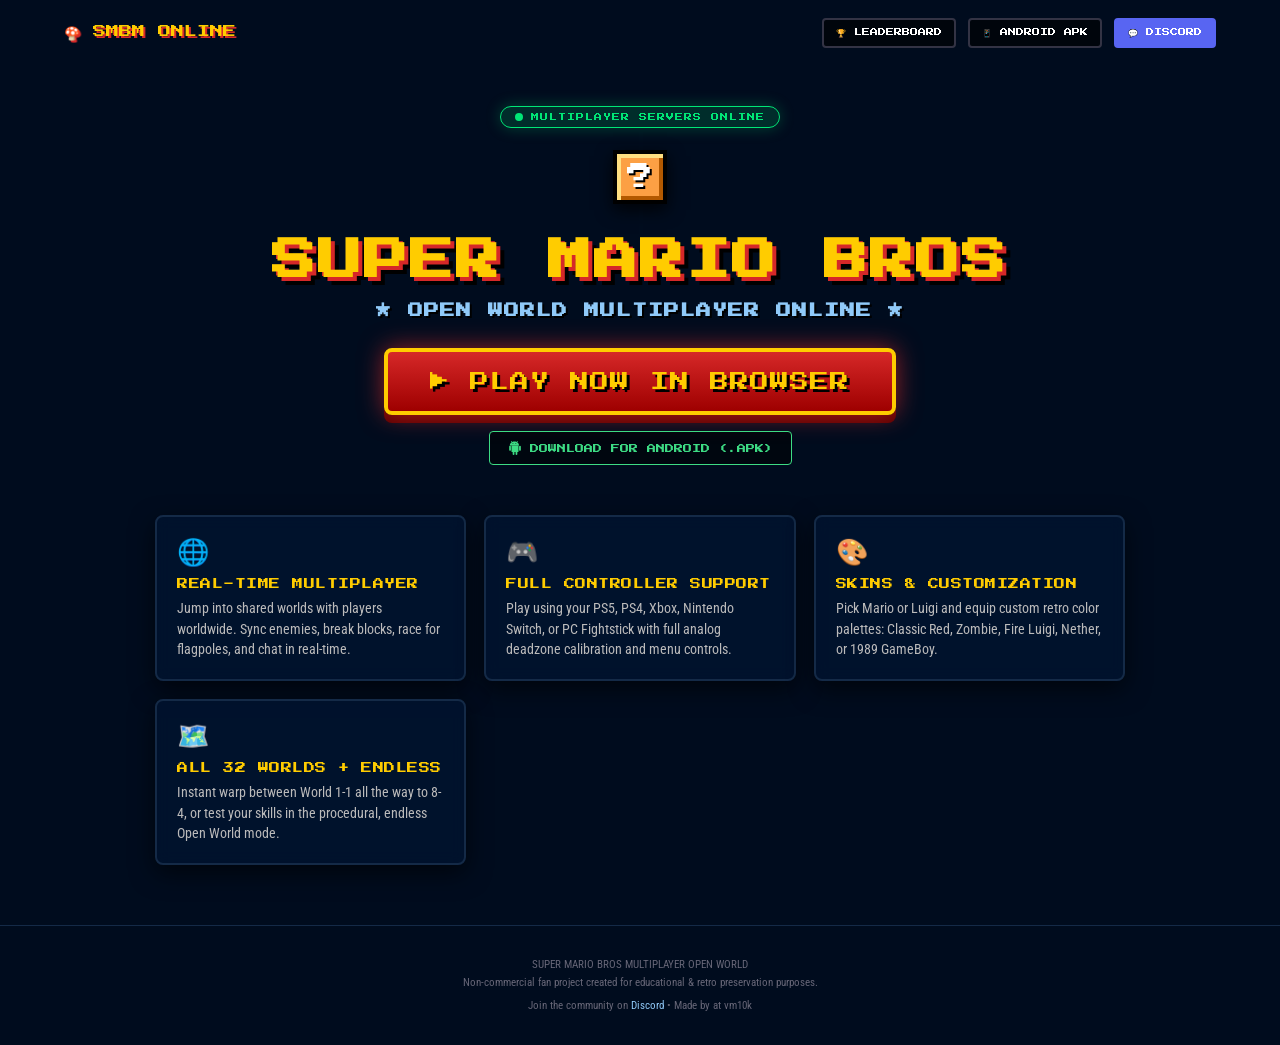
<file: index.html>
<!DOCTYPE html>
<html lang="en">
<head>
  <meta charset="utf-8" />
  <title>Super Mario Bros - Multiplayer Open World</title>
  <meta name="viewport" content="width=device-width, initial-scale=1.0, maximum-scale=1.0, user-scalable=no" />
  <link rel="preconnect" href="https://fonts.googleapis.com">
  <link rel="preconnect" href="https://fonts.gstatic.com" crossorigin>
  <link href="https://fonts.googleapis.com/css2?family=Press+Start+2P&family=Roboto+Condensed:wght@700&display=swap" rel="stylesheet">

  <style>
    :root {
      --mario-red: #d62828;
      --mario-yellow: #ffcc00;
      --mario-green: #00e676;
      --mario-blue: #0077b6;
      --bg-dark: #000c1e;
      --card-bg: rgba(0, 20, 50, 0.75);
    }

    * {
      box-sizing: border-box;
      margin: 0;
      padding: 0;
      user-select: none;
      -webkit-user-select: none;
    }

    html, body {
      width: 100%;
      min-height: 100vh;
      background: var(--bg-dark);
      color: #fff;
      font-family: 'Roboto Condensed', sans-serif;
      overflow-x: hidden;
      display: flex;
      flex-direction: column;
      align-items: center;
    }

    /* --- CRT & ARCADE ATMOSPHERE --- */
    .scanlines {
      position: fixed;
      top: 0; left: 0; width: 100%; height: 100%;
      background: linear-gradient(rgba(18, 16, 16, 0) 50%, rgba(0, 0, 0, 0.25) 50%),
                  linear-gradient(90deg, rgba(255, 0, 0, 0.03), rgba(0, 255, 0, 0.01), rgba(0, 0, 255, 0.03));
      background-size: 100% 4px, 6px 100%;
      z-index: 100;
      pointer-events: none;
    }

    .vignette {
      position: fixed;
      top: 0; left: 0; width: 100%; height: 100%;
      box-shadow: inset 0 0 140px rgba(0, 0, 0, 0.9);
      pointer-events: none;
      z-index: 99;
    }

    /* --- TOP NAV BAR --- */
    nav {
      width: 100%;
      max-width: 1200px;
      padding: 18px 24px;
      display: flex;
      justify-content: space-between;
      align-items: center;
      z-index: 10;
    }

    .logo-badge {
      display: flex;
      align-items: center;
      gap: 10px;
      font-family: 'Press Start 2P', monospace;
      font-size: 13px;
      color: var(--mario-yellow);
      text-shadow: 2px 2px #d62828;
      text-decoration: none;
    }

    .nav-links {
      display: flex;
      gap: 12px;
      align-items: center;
    }

    .nav-btn {
      font-family: 'Press Start 2P', monospace;
      font-size: 8px;
      padding: 8px 12px;
      border-radius: 4px;
      text-decoration: none;
      color: #fff;
      background: rgba(0, 0, 0, 0.6);
      border: 2px solid #334;
      display: inline-flex;
      align-items: center;
      gap: 6px;
      transition: all 0.15s ease;
    }

    .nav-btn:hover {
      border-color: var(--mario-yellow);
      color: var(--mario-yellow);
      transform: translateY(-2px);
    }

    .btn-discord {
      background: #5865f2;
      border-color: #5865f2;
    }
    .btn-discord:hover {
      background: #4752c4;
      border-color: #fff;
      color: #fff;
    }

    /* --- HERO SECTION --- */
    .hero-container {
      width: 100%;
      max-width: 1050px;
      padding: 40px 20px;
      display: flex;
      flex-direction: column;
      align-items: center;
      text-align: center;
      z-index: 10;
    }

    .status-pill {
      font-family: 'Press Start 2P', monospace;
      font-size: 8px;
      background: rgba(0, 230, 118, 0.15);
      color: var(--mario-green);
      border: 1px solid var(--mario-green);
      padding: 6px 14px;
      border-radius: 20px;
      margin-bottom: 22px;
      letter-spacing: 1px;
      display: flex;
      align-items: center;
      gap: 8px;
      box-shadow: 0 0 15px rgba(0, 230, 118, 0.25);
    }

    .status-dot {
      width: 8px; height: 8px;
      background: var(--mario-green);
      border-radius: 50%;
      animation: pulse 1.5s infinite alternate;
    }

    @keyframes pulse {
      0% { opacity: 0.3; transform: scale(0.8); }
      100% { opacity: 1; transform: scale(1.2); box-shadow: 0 0 8px var(--mario-green); }
    }

    .hero-title {
      font-family: 'Press Start 2P', monospace;
      font-size: clamp(20px, 4.5vw, 44px);
      color: var(--mario-yellow);
      text-shadow: 4px 4px #d62828, 8px 8px 0px #000;
      line-height: 1.35;
      margin-bottom: 12px;
      letter-spacing: 2px;
    }

    .hero-subtitle {
      font-family: 'Press Start 2P', monospace;
      font-size: clamp(9px, 1.6vw, 15px);
      color: #90caf9;
      text-shadow: 2px 2px #000;
      margin-bottom: 30px;
      letter-spacing: 1px;
    }

    /* FLOATING QUESTION BLOCK */
    .q-block {
      width: 54px;
      height: 54px;
      background: #fca044;
      border: 4px solid #000;
      box-shadow: inset 4px 4px 0 #ffe082, inset -4px -4px 0 #b35900, 0 6px 16px rgba(0,0,0,0.8);
      display: flex;
      align-items: center;
      justify-content: center;
      font-family: 'Press Start 2P', monospace;
      font-size: 26px;
      color: #fff;
      text-shadow: 2px 2px #000;
      margin-bottom: 28px;
      animation: float 2.4s ease-in-out infinite alternate;
      cursor: pointer;
    }

    @keyframes float {
      0% { transform: translateY(0px) rotate(0deg); }
      100% { transform: translateY(-12px) rotate(2deg); }
    }

    /* --- MASSIVE ARCADE PLAY CTA BUTTON --- */
    .btn-play-hero {
      display: inline-flex;
      align-items: center;
      justify-content: center;
      gap: 16px;
      background: linear-gradient(180deg, #d62828 0%, #9e0000 100%);
      color: var(--mario-yellow) !important;
      font-family: 'Press Start 2P', monospace;
      font-size: clamp(12px, 2vw, 19px);
      text-shadow: 3px 3px 0 #000;
      padding: 20px 42px;
      border: 4px solid var(--mario-yellow);
      border-radius: 8px;
      text-decoration: none;
      cursor: pointer;
      box-shadow: 0 0 25px rgba(214, 40, 40, 0.7), 0 8px 0 #590000;
      transition: all 0.15s ease;
      letter-spacing: 1px;
      margin-bottom: 16px;
    }

    .btn-play-hero:hover {
      background: linear-gradient(180deg, #00e676 0%, #008744 100%);
      border-color: #fff;
      color: #fff !important;
      transform: translateY(-3px);
      box-shadow: 0 0 35px rgba(0, 230, 118, 0.8), 0 11px 0 #004d26;
    }

    .btn-play-hero:active {
      transform: translateY(4px);
      box-shadow: 0 0 15px rgba(0, 230, 118, 0.6), 0 3px 0 #004d26;
    }

    .btn-apk-hero {
      font-family: 'Press Start 2P', monospace;
      font-size: 9px;
      color: #3ddc84;
      text-decoration: none;
      display: inline-flex;
      align-items: center;
      gap: 8px;
      background: rgba(0,0,0,0.5);
      border: 1px solid #3ddc84;
      padding: 9px 18px;
      border-radius: 4px;
      transition: all 0.2s;
    }
    .btn-apk-hero:hover {
      background: #3ddc84;
      color: #000;
    }

    /* --- FEATURE CARDS GRID --- */
    .features-grid {
      width: 100%;
      max-width: 1100px;
      display: grid;
      grid-template-columns: repeat(auto-fit, minmax(240px, 1fr));
      gap: 18px;
      padding: 20px;
      margin-top: 30px;
      z-index: 10;
    }

    .feature-card {
      background: var(--card-bg);
      border: 2px solid #142a47;
      border-radius: 8px;
      padding: 20px;
      text-align: left;
      box-shadow: 0 8px 24px rgba(0, 0, 0, 0.6);
      backdrop-filter: blur(8px);
      transition: all 0.2s ease;
    }

    .feature-card:hover {
      border-color: var(--mario-yellow);
      transform: translateY(-4px);
      box-shadow: 0 12px 30px rgba(255, 204, 0, 0.15);
    }

    .card-icon {
      font-size: 26px;
      margin-bottom: 12px;
      display: inline-block;
    }

    .card-title {
      font-family: 'Press Start 2P', monospace;
      font-size: 11px;
      color: var(--mario-yellow);
      margin-bottom: 8px;
      letter-spacing: 0.5px;
    }

    .card-desc {
      font-size: 14px;
      color: #bbb;
      line-height: 1.45;
    }

    /* --- FOOTER --- */
    footer {
      width: 100%;
      padding: 30px 20px;
      text-align: center;
      font-size: 11px;
      color: #667;
      border-top: 1px solid #142a47;
      margin-top: auto;
      z-index: 10;
      line-height: 1.6;
    }

    footer a {
      color: #90caf9;
      text-decoration: none;
    }

    @media (max-width: 600px) {
      .nav-links { display: none; }
      .hero-container { padding: 25px 12px; }
      .btn-play-hero { width: 100%; padding: 18px 20px; }
    }
  </style>
</head>
<body>


  <!-- NAVIGATION -->
  <nav>
    <a href="http://smbm.ezzeldeen.serv00.net/" class="logo-badge">
      🍄 SMBM ONLINE
    </a>
    <div class="nav-links">
      <a class="nav-btn" href="http://smbm.ezzeldeen.serv00.net/leaderboard" target="_blank">🏆 LEADERBOARD</a>
      <a class="nav-btn" href="http://smbm.ezzeldeen.serv00.net/SMBM.apk" target="_blank">📱 ANDROID APK</a>
      <a class="nav-btn btn-discord" href="https://discord.gg/AsqMfxvMP8" target="_blank">💬 DISCORD</a>
    </div>
  </nav>

  <!-- HERO SECTION -->
  <main class="hero-container">
    <div class="status-pill">
      <div class="status-dot"></div>
      MULTIPLAYER SERVERS ONLINE
    </div>

    <div class="q-block" onclick="playCoinSound()" title="Hit the block!">?</div>

    <h1 class="hero-title">SUPER MARIO BROS</h1>
    <h2 class="hero-subtitle">★ OPEN WORLD MULTIPLAYER ONLINE ★</h2>

    <!-- LAUNCH GAME BUTTON -->
    <a href="http://smbm.ezzeldeen.serv00.net/" class="btn-play-hero" onclick="playStartSound()">
      ▶ PLAY NOW IN BROWSER
    </a>

    <a href="http://smbm.ezzeldeen.serv00.net/SMBM.apk" class="btn-apk-hero" target="_blank">
      <svg style="width: 14px; height: 14px; fill: currentColor;" viewBox="0 0 24 24">
        <path d="M6 18c0 .55.45 1 1 1h1v3.5c0 .83.67 1.5 1.5 1.5s1.5-.67 1.5-1.5V19h2v3.5c0 .83.67 1.5 1.5 1.5s1.5-.67 1.5-1.5V19h1c.55 0 1-.45 1-1V8H6v10zM3.5 8C2.67 8 2 8.67 2 9.5v6c0 .83.67 1.5 1.5 1.5S5 16.33 5 15.5v-6C5 8.67 4.33 8 3.5 8zm17 0c-.83 0-1.5.67-1.5 1.5v6c0 .83.67 1.5 1.5 1.5s1.5-.67 1.5-1.5v-6c0-.83-.67-1.5-1.5-1.5zm-4.97-5.84l1.3-1.3c.2-.2.2-.51 0-.71-.2-.2-.51-.2-.71 0l-1.48 1.48C13.68 1.23 12.38 1 11 1c-1.38 0-2.68.23-3.64.63L5.88.15c-.2-.2-.51-.2-.71 0-.2.2-.2.51 0 .71l1.3 1.3C4.54 3.32 3.2 5.37 3.03 7.85h15.94c-.17-2.48-1.51-4.53-3.44-5.69zM8.5 5c-.41 0-.75-.34-.75-.75s.34-.75.75-.75.75.34.75.75-.34.75-.75.75zm5 0c-.41 0-.75-.34-.75-.75s.34-.75.75-.75.75.34.75.75-.34.75-.75.75z"/>
      </svg>
      DOWNLOAD FOR ANDROID (.APK)
    </a>

    <!-- FEATURES OVERVIEW -->
    <section class="features-grid">
      <div class="feature-card">
        <div class="card-icon">🌐</div>
        <div class="card-title">REAL-TIME MULTIPLAYER</div>
        <div class="card-desc">Jump into shared worlds with players worldwide. Sync enemies, break blocks, race for flagpoles, and chat in real-time.</div>
      </div>

      <div class="feature-card">
        <div class="card-icon">🎮</div>
        <div class="card-title">FULL CONTROLLER SUPPORT</div>
        <div class="card-desc">Play using your PS5, PS4, Xbox, Nintendo Switch, or PC Fightstick with full analog deadzone calibration and menu controls.</div>
      </div>

      <div class="feature-card">
        <div class="card-icon">🎨</div>
        <div class="card-title">SKINS & CUSTOMIZATION</div>
        <div class="card-desc">Pick Mario or Luigi and equip custom retro color palettes: Classic Red, Zombie, Fire Luigi, Nether, or 1989 GameBoy.</div>
      </div>

      <div class="feature-card">
        <div class="card-icon">🗺️</div>
        <div class="card-title">ALL 32 WORLDS + ENDLESS</div>
        <div class="card-desc">Instant warp between World 1-1 all the way to 8-4, or test your skills in the procedural, endless Open World mode.</div>
      </div>
    </section>
  </main>

  <!-- FOOTER -->
  <footer>
    <p>SUPER MARIO BROS MULTIPLAYER OPEN WORLD</p>
    <p>Non-commercial fan project created for educational & retro preservation purposes.</p>
    <p style="margin-top: 6px;">Join the community on <a href="https://discord.gg/AsqMfxvMP8" target="_blank">Discord</a> • Made by at vm10k</p>
  </footer>

  <script>
    let audioCtx = null;
    function getAudioContext() {
      if (!audioCtx) audioCtx = new (window.AudioContext || window.webkitAudioContext)();
      if (audioCtx.state === 'suspended') audioCtx.resume();
      return audioCtx;
    }

    // Authentic NES Coin Chime
    function playCoinSound() {
      try {
        const ctx = getAudioContext();
        const now = ctx.currentTime;
        const osc = ctx.createOscillator();
        const gain = ctx.createGain();

        osc.type = 'square';
        osc.frequency.setValueAtTime(987.77, now); // B5
        osc.frequency.setValueAtTime(1318.51, now + 0.08); // E6

        gain.gain.setValueAtTime(0.2, now);
        gain.gain.exponentialRampToValueAtTime(0.001, now + 0.35);

        osc.connect(gain);
        gain.connect(ctx.destination);
        osc.start(now);
        osc.stop(now + 0.35);
      } catch (e) {}
    }

    // Authentic NES 1-Up / Game Start Chime
    function playStartSound() {
      try {
        const ctx = getAudioContext();
        const notes = [330, 392, 659, 523, 587, 784];
        let t = ctx.currentTime;

        notes.forEach((freq, idx) => {
          const osc = ctx.createOscillator();
          const gain = ctx.createGain();

          osc.type = 'square';
          osc.frequency.setValueAtTime(freq, t);

          gain.gain.setValueAtTime(0.18, t);
          gain.gain.exponentialRampToValueAtTime(0.001, t + 0.09);

          osc.connect(gain);
          gain.connect(ctx.destination);
          osc.start(t);
          osc.stop(t + 0.09);
          t += 0.07;
        });
      } catch (e) {}
    }
  </script>
</body>
</html>
</file>
